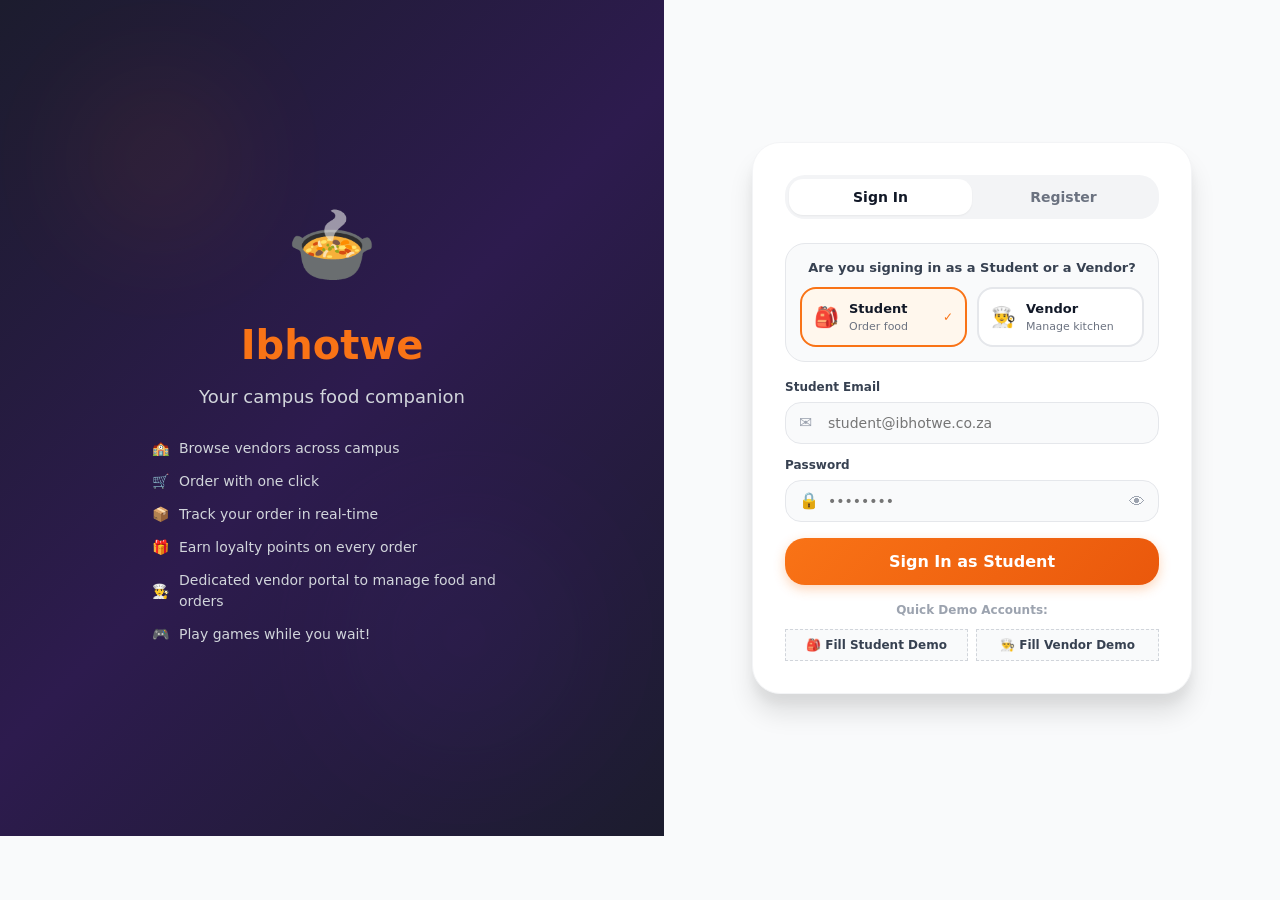
<file: Project/wsu-ibhotwe-food-ordering/frontend/login.html>
<!DOCTYPE html><html lang="en"><head><meta charset="UTF-8"><meta name="viewport" content="width=device-width,initial-scale=1.0"><title>Ibhotwe - Login</title><link rel="stylesheet" href="css/styles.css?v=20260913b"></head><body data-page="login">
<div id="login-page" class="page active"></div><script src="js/data.js?v=20260913b"></script><script src="js/state.js?v=20260913b"></script><script src="js/utils.js?v=20260913b"></script><script src="js/components.js?v=20260913b"></script><script src="js/nav.js?v=20260913b"></script><script src="js/pages/login.js?v=20260913b"></script><script src="js/app.js?v=20260913b"></script></body></html>
</file>
<file: Project/wsu-ibhotwe-food-ordering/frontend/css/styles.css>
/* ── RESET & BASE ── */
*,
*::before,
*::after {
  box-sizing: border-box;
  margin: 0;
  padding: 0
}

html {
  font-size: 16px;
  scroll-behavior: smooth
}

body {
  font-family: system-ui, -apple-system, BlinkMacSystemFont, 'Segoe UI', sans-serif;
  background: #f9fafb;
  color: #111827;
  line-height: 1.5;
  min-height: 100vh;
  display: flex;
  flex-direction: column;
}

img {
  max-width: 100%;
  display: block
}

button {
  cursor: pointer;
  border: none;
  background: none;
  font-family: inherit
}

input,
select,
textarea {
  font-family: inherit;
  border: none;
  outline: none
}

a {
  text-decoration: none;
  color: inherit
}

ul {
  list-style: none
}

/* ── CSS VARIABLES ── */
:root {
  --orange: #f97316;
  --orange-dark: #ea580c;
  --orange-light: #fff7ed;
  --orange-100: #ffedd5;
  --dark: #1c1c2e;
  --dark2: #2d1b4e;
  --white: #ffffff;
  --gray-50: #f9fafb;
  --gray-100: #f3f4f6;
  --gray-200: #e5e7eb;
  --gray-300: #d1d5db;
  --gray-400: #9ca3af;
  --gray-500: #6b7280;
  --gray-600: #4b5563;
  --gray-700: #374151;
  --gray-900: #111827;
  --green: #22c55e;
  --green-light: #f0fdf4;
  --green-dark: #16a34a;
  --red: #ef4444;
  --red-light: #fef2f2;
  --blue: #3b82f6;
  --blue-light: #eff6ff;
  --purple: #8b5cf6;
  --purple-light: #f5f3ff;
  --yellow: #f59e0b;
  --shadow-sm: 0 1px 2px rgba(0, 0, 0, .05);
  --shadow: 0 1px 3px rgba(0, 0, 0, .1), 0 1px 2px rgba(0, 0, 0, .06);
  --shadow-md: 0 4px 6px rgba(0, 0, 0, .07), 0 2px 4px rgba(0, 0, 0, .06);
  --shadow-lg: 0 10px 15px rgba(0, 0, 0, .1), 0 4px 6px rgba(0, 0, 0, .05);
  --shadow-xl: 0 20px 25px rgba(0, 0, 0, .1), 0 10px 10px rgba(0, 0, 0, .04);
  --radius-sm: 6px;
  --radius: 10px;
  --radius-lg: 16px;
  --radius-xl: 20px;
  --radius-2xl: 24px;
  --radius-3xl: 28px;
  --radius-full: 9999px;
}

/* ── LAYOUT ── */
.container {
  max-width: 1280px;
  margin: 0 auto;
  padding: 0 16px
}

@media(min-width:640px) {
  .container {
    padding: 0 24px
  }
}

@media(min-width:1024px) {
  .container {
    padding: 0 32px
  }
}

.page {
  display: none;
  min-height: calc(100vh - 64px)
}

.page.active {
  display: block;
  flex: 1;
}

.grid {
  display: grid
}

.flex {
  display: flex
}

.hidden {
  display: none !important
}

.sr-only {
  position: absolute;
  width: 1px;
  height: 1px;
  overflow: hidden;
  clip: rect(0, 0, 0, 0)
}

/* ── NAVBAR ── */
#navbar {
  position: sticky;
  top: 0;
  z-index: 100;
  background: #fff;
  border-bottom: 1px solid #fee2e2;
  box-shadow: var(--shadow)
}

.nav-inner {
  display: flex;
  align-items: center;
  justify-content: space-between;
  height: 64px
}

.nav-logo {
  display: flex;
  align-items: center;
  gap: 8px;
  text-decoration: none
}

.nav-logo-icon {
  width: 36px;
  height: 36px;
  border-radius: 12px;
  background: linear-gradient(135deg, var(--orange), var(--orange-dark));
  display: flex;
  align-items: center;
  justify-content: center;
  font-size: 18px;
  flex-shrink: 0
}

.nav-logo-text {
  font-size: 20px;
  font-weight: 900;
  color: var(--orange);
  line-height: 1
}

.nav-logo-sub {
  font-size: 11px;
  color: var(--gray-400);
  line-height: 1
}

.nav-links {
  display: none;
  align-items: center;
  gap: 4px
}

@media(min-width:768px) {
  .nav-links {
    display: flex
  }
}

.nav-link {
  display: flex;
  align-items: center;
  gap: 6px;
  padding: 8px 12px;
  border-radius: var(--radius);
  font-size: 14px;
  color: var(--gray-600);
  transition: all .15s;
  white-space: nowrap
}

.nav-link:hover {
  background: var(--gray-50);
  color: var(--gray-900)
}

.nav-link.active {
  background: var(--orange-light);
  color: var(--orange);
  font-weight: 600
}

.nav-right {
  display: flex;
  align-items: center;
  gap: 8px
}

.cart-btn {
  position: relative;
  padding: 8px;
  border-radius: 12px;
  transition: background .15s
}

.cart-btn:hover {
  background: var(--orange-light)
}

.cart-badge {
  position: absolute;
  top: -4px;
  right: -4px;
  width: 20px;
  height: 20px;
  border-radius: var(--radius-full);
  background: var(--orange);
  color: #fff;
  font-size: 11px;
  font-weight: 700;
  display: flex;
  align-items: center;
  justify-content: center
}

.profile-btn {
  width: 34px;
  height: 34px;
  border-radius: var(--radius-full);
  background: linear-gradient(135deg, var(--orange), var(--red));
  color: #fff;
  font-size: 14px;
  font-weight: 700;
  display: flex;
  align-items: center;
  justify-content: center;
  cursor: pointer
}

.dropdown {
  position: absolute;
  top: 52px;
  right: 0;
  width: 220px;
  background: #fff;
  border-radius: var(--radius-xl);
  box-shadow: var(--shadow-xl);
  border: 1px solid var(--gray-100);
  padding: 8px;
  z-index: 200
}

.dropdown-header {
  padding: 10px 12px;
  border-bottom: 1px solid var(--gray-100);
  margin-bottom: 4px
}

.dropdown-header .name {
  font-weight: 600;
  font-size: 14px;
  color: var(--gray-900)
}

.dropdown-header .email {
  font-size: 12px;
  color: var(--gray-400)
}

.dropdown-header .pts {
  font-size: 12px;
  color: var(--orange);
  font-weight: 600;
  margin-top: 2px
}

.dropdown-item {
  display: flex;
  align-items: center;
  gap: 10px;
  padding: 10px 12px;
  border-radius: var(--radius);
  font-size: 14px;
  color: var(--gray-700);
  cursor: pointer;
  transition: background .15s;
  width: 100%;
  text-align: left
}

.dropdown-item:hover {
  background: var(--gray-50)
}

.dropdown-item.danger {
  color: var(--red)
}

.dropdown-item.danger:hover {
  background: var(--red-light)
}

.profile-wrap {
  position: relative
}

.hamburger {
  display: flex;
  padding: 8px;
  border-radius: 12px;
  color: var(--gray-600)
}

@media(min-width:768px) {
  .hamburger {
    display: none
  }
}

.mobile-menu {
  display: none;
  flex-direction: column;
  gap: 4px;
  padding: 12px 16px;
  background: #fff;
  border-top: 1px solid var(--gray-100)
}

.mobile-menu.open {
  display: flex
}

.mobile-nav-link {
  display: flex;
  align-items: center;
  gap: 12px;
  padding: 12px;
  border-radius: 12px;
  font-size: 14px;
  color: var(--gray-600);
  cursor: pointer;
  transition: background .15s
}

.mobile-nav-link:hover,
.mobile-nav-link.active {
  background: var(--orange-light);
  color: var(--orange);
  font-weight: 600
}

/* ── BUTTONS ── */
.btn {
  display: inline-flex;
  align-items: center;
  justify-content: center;
  gap: 6px;
  padding: 10px 20px;
  border-radius: var(--radius-lg);
  font-size: 14px;
  font-weight: 600;
  cursor: pointer;
  transition: all .15s;
  white-space: nowrap;
  border: none
}

.btn:hover {
  opacity: .92;
  transform: translateY(-1px)
}

.btn:active {
  transform: translateY(0) scale(.98)
}

.btn-primary {
  background: var(--orange);
  color: #fff
}

.btn-primary-grad {
  background: linear-gradient(135deg, var(--orange), var(--orange-dark));
  color: #fff;
  box-shadow: 0 4px 12px rgba(249, 115, 22, .3)
}

.btn-secondary {
  background: var(--gray-100);
  color: var(--gray-700)
}

.btn-outline {
  background: #fff;
  color: var(--gray-700);
  border: 2px solid var(--gray-200)
}

.btn-outline:hover {
  border-color: var(--gray-300)
}

.btn-dark {
  background: linear-gradient(135deg, var(--dark), var(--dark2));
  color: #fff
}

.btn-green {
  background: var(--green);
  color: #fff
}

.btn-blue {
  background: var(--blue);
  color: #fff
}

.btn-red-outline {
  background: var(--red-light);
  color: var(--red)
}

.btn-sm {
  padding: 6px 14px;
  font-size: 13px;
  border-radius: 10px
}

.btn-lg {
  padding: 14px 28px;
  font-size: 16px;
  border-radius: var(--radius-xl)
}

.btn-full {
  width: 100%
}

/* ── CARDS ── */
.card {
  background: #fff;
  border-radius: var(--radius-xl);
  box-shadow: var(--shadow-sm);
  border: 1px solid var(--gray-100);
  overflow: hidden
}

.card:hover {
  box-shadow: var(--shadow-lg)
}

.food-card {
  background: #fff;
  border-radius: var(--radius-xl);
  box-shadow: var(--shadow-sm);
  border: 1px solid var(--gray-100);
  overflow: hidden;
  transition: all .25s;
  display: flex;
  flex-direction: column
}

.food-card:hover {
  box-shadow: var(--shadow-lg);
  transform: translateY(-2px)
}

.food-card-img {
  position: relative;
  overflow: hidden
}

.food-card-img img {
  width: 100%;
  height: 160px;
  object-fit: cover;
  transition: transform .4s
}

.food-card:hover .food-card-img img {
  transform: scale(1.06)
}

.food-card-badges {
  position: absolute;
  top: 8px;
  left: 8px;
  display: flex;
  flex-direction: column;
  gap: 4px
}

.badge {
  display: inline-flex;
  align-items: center;
  gap: 3px;
  padding: 3px 8px;
  border-radius: var(--radius-full);
  font-size: 11px;
  font-weight: 700;
  white-space: nowrap
}

.badge-orange {
  background: var(--orange);
  color: #fff
}

.badge-green {
  background: var(--green);
  color: #fff
}

.badge-yellow {
  background: var(--yellow);
  color: #fff
}

.badge-gray {
  background: var(--gray-100);
  color: var(--gray-600)
}

.badge-blue {
  background: var(--blue-light);
  color: var(--blue)
}

.badge-purple {
  background: var(--purple-light);
  color: var(--purple)
}

.food-card-add {
  position: absolute;
  bottom: 8px;
  right: 8px;
  width: 34px;
  height: 34px;
  border-radius: var(--radius-full);
  background: #fff;
  box-shadow: var(--shadow-md);
  display: flex;
  align-items: center;
  justify-content: center;
  color: var(--orange);
  opacity: 0;
  transition: all .2s;
  font-size: 18px;
  cursor: pointer
}

.food-card:hover .food-card-add {
  opacity: 1
}

.food-card-body {
  padding: 12px;
  flex: 1;
  display: flex;
  flex-direction: column;
  gap: 6px
}

.food-card-name {
  font-weight: 700;
  font-size: 14px;
  color: var(--gray-900);
  white-space: nowrap;
  overflow: hidden;
  text-overflow: ellipsis
}

.food-card-desc {
  font-size: 12px;
  color: var(--gray-500);
  display: -webkit-box;
  -webkit-line-clamp: 2;
  -webkit-box-orient: vertical;
  overflow: hidden;
  line-height: 1.5
}

.food-card-tags {
  display: flex;
  flex-wrap: wrap;
  gap: 4px
}

.tag {
  font-size: 10px;
  padding: 2px 7px;
  border-radius: var(--radius-full);
  background: var(--orange-light);
  color: var(--orange);
  font-weight: 600
}

.food-card-meta {
  display: flex;
  align-items: center;
  gap: 10px;
  font-size: 12px;
  color: var(--gray-400)
}

.food-card-meta span {
  display: flex;
  align-items: center;
  gap: 3px
}

.star-icon {
  color: var(--yellow);
  font-size: 11px
}

.food-card-footer {
  display: flex;
  align-items: center;
  justify-content: space-between;
  margin-top: auto
}

.price {
  font-weight: 800;
  font-size: 15px;
  color: var(--gray-900)
}

.price-old {
  font-size: 12px;
  color: var(--gray-400);
  text-decoration: line-through;
  margin-left: 4px
}

.add-btn {
  display: flex;
  align-items: center;
  gap: 4px;
  padding: 6px 12px;
  border-radius: 10px;
  background: var(--orange);
  color: #fff;
  font-size: 12px;
  font-weight: 600;
  cursor: pointer;
  transition: all .15s
}

.add-btn.in-cart {
  background: var(--orange-light);
  color: var(--orange)
}

.add-btn:hover {
  opacity: .9
}

/* ── INPUTS ── */
.input-wrap {
  position: relative
}

.input-wrap .icon {
  position: absolute;
  left: 14px;
  top: 50%;
  transform: translateY(-50%);
  color: var(--gray-400);
  font-size: 16px;
  pointer-events: none
}

.input {
  width: 100%;
  padding: 12px 16px;
  border-radius: var(--radius-lg);
  background: var(--gray-50);
  border: 1.5px solid var(--gray-200);
  font-size: 14px;
  color: var(--gray-900);
  transition: border-color .15s
}

.input:focus {
  border-color: var(--orange);
  background: #fff
}

.input.has-icon {
  padding-left: 42px
}

.input.has-icon-r {
  padding-right: 42px
}

.select {
  width: 100%;
  padding: 12px 16px;
  border-radius: var(--radius-lg);
  background: var(--gray-50);
  border: 1.5px solid var(--gray-200);
  font-size: 14px;
  color: var(--gray-900);
  appearance: none;
  cursor: pointer
}

.select:focus {
  border-color: var(--orange);
  background: #fff
}

.textarea {
  width: 100%;
  padding: 12px 16px;
  border-radius: var(--radius-lg);
  background: var(--gray-50);
  border: 1.5px solid var(--gray-200);
  font-size: 14px;
  color: var(--gray-900);
  resize: none;
  transition: border-color .15s
}

.textarea:focus {
  border-color: var(--orange);
  background: #fff
}

.label {
  font-size: 12px;
  font-weight: 600;
  color: var(--gray-700);
  display: block;
  margin-bottom: 6px
}

.form-group {
  display: flex;
  flex-direction: column;
  gap: 0
}

/* ── HERO ── */
.hero {
  background: linear-gradient(135deg, var(--dark) 0%, var(--dark2) 50%, var(--dark) 100%);
  padding: 64px 0;
  position: relative;
  overflow: hidden
}

.hero-blur1 {
  position: absolute;
  top: 40px;
  left: 40px;
  width: 160px;
  height: 160px;
  border-radius: 50%;
  background: #f97316;
  opacity: .08;
  filter: blur(60px);
  pointer-events: none
}

.hero-blur2 {
  position: absolute;
  bottom: 40px;
  right: 80px;
  width: 240px;
  height: 240px;
  border-radius: 50%;
  background: #f97316;
  opacity: .06;
  filter: blur(80px);
  pointer-events: none
}

.hero-grid {
  display: grid;
  gap: 40px;
  align-items: center
}

@media(min-width:768px) {
  .hero-grid {
    grid-template-columns: 1fr 1fr
  }
}

.hero-greeting {
  display: inline-flex;
  align-items: center;
  gap: 6px;
  padding: 6px 14px;
  border-radius: var(--radius-full);
  background: rgba(249, 115, 22, .15);
  color: #fdba74;
  font-size: 13px;
  font-weight: 600;
  margin-bottom: 16px
}

.hero h1 {
  font-size: clamp(28px, 5vw, 48px);
  font-weight: 900;
  color: #fff;
  line-height: 1.1;
  margin-bottom: 16px
}

.hero h1 span {
  color: var(--orange)
}

.hero p {
  color: #d1d5db;
  font-size: 16px;
  margin-bottom: 28px;
  line-height: 1.7
}

.hero-search {
  display: flex;
  gap: 8px;
  margin-bottom: 24px
}

.hero-search .input {
  background: #fff;
  border-color: transparent;
  flex: 1
}

.hero-stats {
  display: flex;
  gap: 28px
}

.hero-stat p:first-child {
  font-size: 26px;
  font-weight: 900;
  color: #fff
}

.hero-stat p:last-child {
  font-size: 12px;
  color: #9ca3af
}

.hero-imgs {
  display: none
}

@media(min-width:768px) {
  .hero-imgs {
    display: grid;
    grid-template-columns: 1fr 1fr;
    gap: 12px
  }
}

.hero-img-main {
  border-radius: var(--radius-xl);
  overflow: hidden;
  grid-row: span 2
}

.hero-img-main img {
  width: 100%;
  height: 100%;
  object-fit: cover;
  min-height: 280px
}

.hero-img-sm {
  border-radius: var(--radius-xl);
  overflow: hidden
}

.hero-img-sm img {
  width: 100%;
  height: 130px;
  object-fit: cover
}

/* ── SECTION ── */
.section {
  padding: 28px 0
}

.section-header {
  display: flex;
  align-items: center;
  justify-content: space-between;
  margin-bottom: 20px
}

.section-title {
  font-size: 18px;
  font-weight: 900;
  color: var(--gray-900)
}

.section-sub {
  font-size: 13px;
  color: var(--gray-500);
  margin-top: 2px
}

.section-link {
  font-size: 13px;
  color: var(--orange);
  display: flex;
  align-items: center;
  gap: 4px;
  transition: gap .15s
}

.section-link:hover {
  gap: 8px
}

/* ── CATEGORIES ── */
.cats-scroll {
  display: flex;
  gap: 12px;
  overflow-x: auto;
  padding-bottom: 8px;
  scrollbar-width: none
}

.cats-scroll::-webkit-scrollbar {
  display: none
}

.cat-btn {
  flex-shrink: 0;
  display: flex;
  flex-direction: column;
  align-items: center;
  gap: 6px;
  padding: 14px 18px;
  border-radius: var(--radius-xl);
  background: #fff;
  border: 1.5px solid var(--gray-200);
  cursor: pointer;
  transition: all .15s
}

.cat-btn:hover {
  border-color: var(--orange);
  background: var(--orange-light)
}

.cat-btn.active {
  border-color: var(--orange);
  background: var(--orange-light)
}

.cat-btn .emoji {
  font-size: 22px;
  transition: transform .15s
}

.cat-btn:hover .emoji,
.cat-btn.active .emoji {
  transform: scale(1.15)
}

.cat-btn span:last-child {
  font-size: 12px;
  font-weight: 600;
  color: var(--gray-600);
  white-space: nowrap
}

/* ── PROMO CARDS ── */
.promos-grid {
  display: grid;
  gap: 14px
}

@media(min-width:640px) {
  .promos-grid {
    grid-template-columns: repeat(3, 1fr)
  }
}

.promo-card {
  border-radius: var(--radius-xl);
  padding: 20px;
  color: #fff;
  cursor: pointer;
  transition: transform .2s;
  position: relative;
  overflow: hidden;
  background: linear-gradient(135deg, var(--orange), #dc2626)
}

.promo-card:hover {
  transform: scale(1.02)
}

.promo-icon {
  font-size: 30px;
  margin-bottom: 8px
}

.promo-title {
  font-weight: 800;
  font-size: 14px;
  margin-bottom: 4px
}

.promo-desc {
  font-size: 12px;
  opacity: .9;
  margin-bottom: 12px;
  line-height: 1.5
}

.promo-code {
  display: inline-flex;
  align-items: center;
  gap: 6px;
  background: rgba(255, 255, 255, .2);
  border-radius: 8px;
  padding: 4px 10px;
  font-size: 12px;
  font-weight: 700;
  font-family: monospace
}

.promo-bg-emoji {
  position: absolute;
  right: -10px;
  bottom: -10px;
  font-size: 60px;
  opacity: .1;
  pointer-events: none
}

/* ── VENDOR CARDS ── */
.vendors-grid {
  display: grid;
  gap: 14px
}

@media(min-width:640px) {
  .vendors-grid {
    grid-template-columns: repeat(2, 1fr)
  }
}

@media(min-width:1024px) {
  .vendors-grid {
    grid-template-columns: repeat(3, 1fr)
  }
}

.vendor-card {
  background: #fff;
  border-radius: var(--radius-xl);
  border: 1.5px solid var(--gray-100);
  overflow: hidden;
  cursor: pointer;
  transition: all .25s
}

.vendor-card:hover {
  box-shadow: var(--shadow-lg);
  transform: translateY(-2px)
}

.vendor-card.closed {
  opacity: .6
}

.vendor-img {
  position: relative;
  height: 160px;
  overflow: hidden
}

.vendor-img img {
  width: 100%;
  height: 100%;
  object-fit: cover;
  transition: transform .4s
}

.vendor-card:hover .vendor-img img {
  transform: scale(1.05)
}

.vendor-img-overlay {
  position: absolute;
  inset: 0;
  background: linear-gradient(to top, rgba(0, 0, 0, .6), transparent)
}

.vendor-img-bottom {
  position: absolute;
  bottom: 12px;
  left: 12px;
  right: 12px;
  display: flex;
  align-items: flex-end;
  justify-content: space-between
}

.vendor-name {
  font-weight: 800;
  color: #fff;
  font-size: 15px
}

.vendor-status {
  padding: 3px 10px;
  border-radius: var(--radius-full);
  font-size: 11px;
  font-weight: 700
}

.vendor-status.open {
  background: var(--green);
  color: #fff
}

.vendor-status.closed {
  background: var(--gray-500);
  color: #fff
}

.vendor-body {
  padding: 12px
}

.vendor-campus {
  display: flex;
  align-items: center;
  gap: 4px;
  font-size: 12px;
  color: var(--gray-500);
  margin-bottom: 8px
}

.vendor-meta {
  display: flex;
  align-items: center;
  justify-content: space-between;
  font-size: 12px;
  color: var(--gray-500)
}

.vendor-meta span {
  display: flex;
  align-items: center;
  gap: 3px
}

/* ── FOOD GRID ── */
.food-grid {
  display: grid;
  gap: 14px;
  grid-template-columns: repeat(2, 1fr)
}

@media(min-width:640px) {
  .food-grid {
    grid-template-columns: repeat(3, 1fr)
  }
}

@media(min-width:1024px) {
  .food-grid {
    grid-template-columns: repeat(4, 1fr)
  }
}

@media(min-width:1280px) {
  .food-grid {
    grid-template-columns: repeat(5, 1fr)
  }
}

.popular-grid {
  display: grid;
  gap: 14px;
  grid-template-columns: repeat(2, 1fr)
}

@media(min-width:640px) {
  .popular-grid {
    grid-template-columns: repeat(3, 1fr)
  }
}

@media(min-width:1024px) {
  .popular-grid {
    grid-template-columns: repeat(6, 1fr)
  }
}

/* ── FEATURES BANNER ── */
.features-grid {
  display: grid;
  gap: 14px
}

@media(min-width:640px) {
  .features-grid {
    grid-template-columns: repeat(3, 1fr)
  }
}

.feature-card {
  background: #fff;
  border-radius: var(--radius-xl);
  padding: 20px;
  display: flex;
  align-items: flex-start;
  gap: 14px;
  border: 1.5px solid var(--gray-100);
  box-shadow: var(--shadow-sm)
}

.feature-icon {
  width: 44px;
  height: 44px;
  border-radius: 12px;
  background: var(--gray-50);
  display: flex;
  align-items: center;
  justify-content: center;
  font-size: 22px;
  flex-shrink: 0
}

.feature-title {
  font-weight: 700;
  font-size: 15px;
  color: var(--gray-900);
  margin-bottom: 4px
}

.feature-desc {
  font-size: 13px;
  color: var(--gray-500);
  line-height: 1.5
}

/* ── GAME CTA ── */
.game-cta {
  border-radius: var(--radius-3xl);
  padding: 48px;
  text-align: center;
  background: linear-gradient(135deg, var(--dark), var(--dark2));
  position: relative;
  overflow: hidden
}

.game-cta-bg {
  position: absolute;
  inset: 0;
  font-size: 120px;
  font-weight: 900;
  color: #fff;
  opacity: .04;
  display: flex;
  align-items: center;
  justify-content: center;
  letter-spacing: 8px;
  pointer-events: none
}

.game-cta-icon {
  font-size: 48px;
  margin-bottom: 12px;
  position: relative
}

.game-cta h2 {
  font-size: 22px;
  font-weight: 900;
  color: #fff;
  margin-bottom: 8px;
  position: relative
}

.game-cta p {
  color: #9ca3af;
  margin-bottom: 20px;
  position: relative
}

/* ── BROWSE PAGE ── */
.browse-sticky {
  position: sticky;
  top: 64px;
  z-index: 50;
  background: #fff;
  border-bottom: 1px solid var(--gray-100);
  box-shadow: var(--shadow-sm);
  padding: 14px 0
}

.browse-search-row {
  display: flex;
  gap: 10px;
  margin-bottom: 14px
}

.browse-filters {
  background: var(--gray-50);
  border-radius: var(--radius-lg);
  padding: 14px;
  margin-bottom: 14px;
  border: 1.5px solid var(--gray-200);
  display: none
}

.browse-filters.open {
  display: grid;
  grid-template-columns: 1fr;
  gap: 14px
}

@media(min-width:640px) {
  .browse-filters.open {
    grid-template-columns: 1fr 1fr
  }
}

.cat-pills {
  display: flex;
  gap: 8px;
  overflow-x: auto;
  padding-bottom: 4px;
  scrollbar-width: none
}

.cat-pills::-webkit-scrollbar {
  display: none
}

.cat-pill {
  flex-shrink: 0;
  display: flex;
  align-items: center;
  gap: 6px;
  padding: 7px 14px;
  border-radius: var(--radius-full);
  background: var(--gray-100);
  color: var(--gray-600);
  font-size: 13px;
  font-weight: 600;
  cursor: pointer;
  border: none;
  transition: all .15s
}

.cat-pill:hover {
  background: var(--gray-200)
}

.cat-pill.active {
  background: var(--orange);
  color: #fff
}

.results-bar {
  display: flex;
  align-items: center;
  justify-content: space-between;
  margin-bottom: 20px;
  padding-top: 12px
}

.results-count {
  font-size: 14px;
  color: var(--gray-500)
}

.results-count strong {
  color: var(--gray-900);
  font-weight: 700
}

.results-count em {
  color: var(--orange);
  font-style: normal
}

.clear-btn {
  font-size: 13px;
  color: var(--orange);
  background: none;
  border: none;
  cursor: pointer;
  display: flex;
  align-items: center;
  gap: 4px
}

.no-results {
  text-align: center;
  padding: 80px 0
}

.no-results .icon {
  font-size: 64px;
  margin-bottom: 16px
}

.no-results h3 {
  font-size: 18px;
  font-weight: 700;
  color: var(--gray-700);
  margin-bottom: 8px
}

.no-results p {
  font-size: 14px;
  color: var(--gray-400)
}

.rating-btns {
  display: flex;
  gap: 6px;
  flex-wrap: wrap
}

.rating-btn {
  display: flex;
  align-items: center;
  gap: 4px;
  padding: 6px 12px;
  border-radius: var(--radius-lg);
  font-size: 12px;
  border: 1.5px solid var(--gray-200);
  cursor: pointer;
  background: #fff;
  transition: all .15s;
  color: var(--gray-600)
}

.rating-btn:hover {
  border-color: var(--orange)
}

.rating-btn.active {
  border-color: var(--orange);
  background: var(--orange-light);
  color: var(--orange)
}

.food-vendor-label {
  font-size: 11px;
  color: var(--gray-400);
  margin-top: 4px;
  padding: 0 4px
}

/* ── CART PAGE ── */
.cart-layout {
  display: grid;
  gap: 24px;
  padding: 28px 0
}

@media(min-width:1024px) {
  .cart-layout {
    grid-template-columns: 1fr 380px
  }
}

.cart-header {
  display: flex;
  align-items: center;
  gap: 14px;
  margin-bottom: 28px
}

.back-btn {
  padding: 8px;
  border-radius: 12px;
  background: #fff;
  border: 1.5px solid var(--gray-200);
  box-shadow: var(--shadow-sm);
  color: var(--gray-600);
  cursor: pointer;
  font-size: 18px;
  transition: background .15s
}

.back-btn:hover {
  background: var(--gray-50)
}

.cart-item {
  background: #fff;
  border-radius: var(--radius-xl);
  padding: 16px;
  display: flex;
  gap: 14px;
  border: 1.5px solid var(--gray-100);
  box-shadow: var(--shadow-sm);
  margin-bottom: 12px
}

.cart-item-img {
  width: 80px;
  height: 80px;
  border-radius: 12px;
  overflow: hidden;
  flex-shrink: 0
}

.cart-item-img img {
  width: 100%;
  height: 100%;
  object-fit: cover
}

.cart-item-body {
  flex: 1;
  min-width: 0
}

.cart-item-top {
  display: flex;
  justify-content: space-between;
  gap: 8px;
  margin-bottom: 4px
}

.cart-item-name {
  font-weight: 700;
  font-size: 14px;
  color: var(--gray-900);
  white-space: nowrap;
  overflow: hidden;
  text-overflow: ellipsis
}

.cart-item-del {
  color: var(--gray-300);
  cursor: pointer;
  font-size: 16px;
  flex-shrink: 0;
  transition: color .15s
}

.cart-item-del:hover {
  color: var(--red)
}

.cart-item-discount {
  font-size: 12px;
  color: var(--green-dark);
  font-weight: 600
}

.cart-item-bottom {
  display: flex;
  align-items: center;
  justify-content: space-between;
  margin-top: 10px
}

.qty-ctrl {
  display: flex;
  align-items: center;
  gap: 6px;
  background: var(--gray-50);
  border-radius: 12px;
  padding: 4px
}

.qty-btn {
  width: 28px;
  height: 28px;
  border-radius: 8px;
  display: flex;
  align-items: center;
  justify-content: center;
  cursor: pointer;
  font-size: 16px;
  line-height: 1;
  transition: all .15s
}

.qty-btn.minus {
  background: #fff;
  box-shadow: var(--shadow-sm);
  color: var(--gray-600)
}

.qty-btn.plus {
  background: var(--orange);
  color: #fff
}

.qty-btn:hover {
  opacity: .85
}

.qty-val {
  width: 24px;
  text-align: center;
  font-weight: 700;
  font-size: 14px
}

.cart-item-price {
  text-align: right
}

.cart-item-price .total {
  font-weight: 800;
  font-size: 15px;
  color: var(--gray-900)
}

.cart-item-price .each {
  font-size: 11px;
  color: var(--gray-400)
}

.summary-card {
  background: #fff;
  border-radius: var(--radius-xl);
  padding: 18px;
  border: 1.5px solid var(--gray-100);
  box-shadow: var(--shadow-sm);
  margin-bottom: 14px
}

.summary-card h3 {
  font-weight: 700;
  font-size: 15px;
  color: var(--gray-900);
  margin-bottom: 14px;
  display: flex;
  align-items: center;
  gap: 6px
}

.promo-success {
  display: flex;
  align-items: center;
  justify-content: space-between;
  background: var(--green-light);
  border-radius: 12px;
  padding: 10px 14px;
  border: 1.5px solid #bbf7d0
}

.promo-success-info .code {
  font-weight: 700;
  font-size: 13px;
  color: var(--green-dark)
}

.promo-success-info .msg {
  font-size: 12px;
  color: var(--green-dark)
}

.promo-row {
  display: flex;
  gap: 8px
}

.promo-hint {
  font-size: 11px;
  color: var(--gray-400);
  margin-top: 6px
}

.promo-error {
  font-size: 12px;
  color: var(--red);
  margin-top: 6px
}

.summary-line {
  display: flex;
  justify-content: space-between;
  font-size: 14px;
  color: var(--gray-600);
  margin-bottom: 8px
}

.summary-line.green span:last-child {
  color: var(--green-dark);
  font-weight: 600
}

.summary-total {
  display: flex;
  justify-content: space-between;
  font-weight: 900;
  font-size: 16px;
  color: var(--gray-900);
  padding-top: 10px;
  margin-top: 4px;
  border-top: 1.5px solid var(--gray-100)
}

.summary-total span:last-child {
  color: var(--orange)
}

.summary-divider {
  border: none;
  border-top: 1.5px solid var(--gray-100);
  margin: 8px 0
}

.pay-option {
  width: 100%;
  display: flex;
  align-items: center;
  gap: 12px;
  padding: 12px;
  border-radius: 12px;
  border: 2px solid var(--gray-100);
  cursor: pointer;
  transition: all .15s;
  margin-bottom: 8px;
  background: #fff;
  text-align: left
}

.pay-option:hover {
  border-color: var(--gray-200)
}

.pay-option.selected {
  border-color: var(--orange);
  background: var(--orange-light)
}

.pay-icon {
  padding: 6px;
  border-radius: 8px;
  font-size: 18px
}

.pay-label {
  font-size: 14px;
  font-weight: 600;
  color: var(--gray-700)
}

.pay-sub {
  font-size: 12px;
  color: var(--gray-400)
}

.pay-radio {
  width: 16px;
  height: 16px;
  border-radius: 50%;
  border: 2px solid var(--gray-300);
  margin-left: auto;
  position: relative;
  flex-shrink: 0
}

.pay-radio.checked {
  border-color: var(--orange)
}

.pay-radio.checked::after {
  content: '';
  position: absolute;
  width: 8px;
  height: 8px;
  border-radius: 50%;
  background: var(--orange);
  top: 50%;
  left: 50%;
  transform: translate(-50%, -50%)
}

.empty-cart {
  text-align: center;
  padding: 80px 20px
}

.empty-cart .icon {
  font-size: 80px;
  margin-bottom: 20px
}

.empty-cart h2 {
  font-size: 22px;
  font-weight: 900;
  color: var(--gray-900);
  margin-bottom: 8px
}

.empty-cart p {
  color: var(--gray-500);
  margin-bottom: 28px
}

/* Order success */
.order-success {
  display: flex;
  align-items: center;
  justify-content: center;
  min-height: calc(100vh - 64px);
  padding: 20px
}

.order-success-card {
  background: #fff;
  border-radius: var(--radius-3xl);
  padding: 44px;
  max-width: 440px;
  width: 100%;
  text-align: center;
  box-shadow: var(--shadow-xl)
}

.success-icon {
  width: 80px;
  height: 80px;
  border-radius: 50%;
  background: var(--orange);
  color: #fff;
  display: flex;
  align-items: center;
  justify-content: center;
  font-size: 36px;
  margin: 0 auto 20px
}

.success-card h2 {
  font-size: 24px;
  font-weight: 900;
  color: var(--gray-900);
  margin-bottom: 8px
}

.success-card p {
  color: var(--gray-500);
  margin-bottom: 6px
}

.success-id {
  color: var(--orange);
  font-weight: 700
}

.success-btns {
  display: flex;
  flex-direction: column;
  gap: 10px;
  margin-top: 28px
}

/* ── ORDERS PAGE ── */
.orders-wrap {
  max-width: 680px;
  margin: 0 auto;
  padding: 28px 0
}

.orders-header {
  margin-bottom: 24px
}

.orders-header h1 {
  font-size: 22px;
  font-weight: 900;
  color: var(--gray-900)
}

.orders-header p {
  font-size: 14px;
  color: var(--gray-500);
  margin-top: 2px
}

.game-banner {
  display: flex;
  align-items: center;
  gap: 16px;
  background: linear-gradient(135deg, #7c3aed, #4f46e5);
  border-radius: var(--radius-xl);
  padding: 16px;
  color: #fff;
  margin-bottom: 20px;
  cursor: pointer;
  text-decoration: none;
  transition: opacity .15s
}

.game-banner:hover {
  opacity: .95
}

.game-banner-icon {
  width: 48px;
  height: 48px;
  border-radius: 12px;
  background: rgba(255, 255, 255, .2);
  display: flex;
  align-items: center;
  justify-content: center;
  font-size: 24px;
  flex-shrink: 0
}

.game-banner h3 {
  font-weight: 700;
  font-size: 15px;
  margin-bottom: 2px
}

.game-banner p {
  font-size: 13px;
  opacity: .8
}

.game-banner-arr {
  margin-left: auto;
  font-size: 20px
}

.order-tabs {
  display: flex;
  gap: 8px;
  margin-bottom: 20px
}

.order-tab {
  padding: 8px 16px;
  border-radius: 12px;
  font-size: 13px;
  font-weight: 600;
  cursor: pointer;
  border: 1.5px solid var(--gray-200);
  background: #fff;
  color: var(--gray-600);
  transition: all .15s
}

.order-tab:hover {
  background: var(--gray-50)
}

.order-tab.active {
  background: var(--orange);
  color: #fff;
  border-color: var(--orange)
}

.order-card {
  background: #fff;
  border-radius: var(--radius-xl);
  border: 1.5px solid var(--gray-100);
  box-shadow: var(--shadow-sm);
  margin-bottom: 14px;
  overflow: hidden
}

.order-card-header {
  padding: 14px 16px;
  border-bottom: 1px solid var(--gray-50)
}

.order-card-header-top {
  display: flex;
  align-items: flex-start;
  justify-content: space-between;
  gap: 8px;
  margin-bottom: 6px
}

.order-id {
  font-weight: 900;
  font-size: 14px;
  color: var(--gray-900)
}

.order-meta {
  font-size: 12px;
  color: var(--gray-400);
  margin-top: 2px
}

.order-total {
  font-weight: 900;
  font-size: 15px;
  color: var(--gray-900);
  text-align: right
}

.order-payment {
  font-size: 12px;
  color: var(--gray-400);
  text-align: right
}

.order-progress {
  display: flex;
  align-items: center;
  margin-top: 14px
}

.progress-step {
  display: flex;
  flex-direction: column;
  align-items: center;
  gap: 4px;
  position: relative
}

.progress-dot {
  width: 32px;
  height: 32px;
  border-radius: 50%;
  display: flex;
  align-items: center;
  justify-content: center;
  font-size: 14px;
  z-index: 1;
  position: relative;
  transition: all .2s
}

.progress-dot.done {
  background: var(--orange);
  color: #fff
}

.progress-dot.active-dot {
  background: var(--orange);
  color: #fff;
  box-shadow: 0 0 0 4px rgba(249, 115, 22, .15)
}

.progress-dot.pending-dot {
  background: var(--gray-100);
  color: var(--gray-400)
}

.progress-label {
  font-size: 10px;
  font-weight: 600;
  color: var(--gray-400);
  white-space: nowrap;
  display: none
}

@media(min-width:480px) {
  .progress-label {
    display: block
  }
}

.progress-label.done-label {
  color: var(--orange)
}

.progress-line {
  flex: 1;
  height: 2px;
  background: var(--gray-200);
  margin: 0 2px;
  margin-bottom: 14px;
  transition: background .2s
}

.progress-line.done-line {
  background: var(--orange)
}

.order-card-body {
  padding: 14px 16px
}

.order-items-row {
  display: flex;
  justify-content: space-between;
  align-items: center;
  margin-bottom: 8px
}

.order-items-list {
  display: flex;
  flex-wrap: wrap;
  gap: 6px
}

.order-item-chip {
  background: var(--gray-50);
  border-radius: 8px;
  padding: 4px 10px;
  font-size: 12px;
  color: var(--gray-600)
}

.order-est {
  display: flex;
  align-items: center;
  gap: 4px;
  font-size: 13px;
  color: var(--orange)
}

.order-details-toggle {
  font-size: 12px;
  color: var(--orange);
  cursor: pointer;
  margin-top: 10px;
  display: inline-block;
  font-weight: 600
}

.order-details-body {
  margin-top: 12px;
  padding-top: 12px;
  border-top: 1.5px solid var(--gray-100)
}

.order-detail-line {
  display: flex;
  justify-content: space-between;
  font-size: 13px;
  color: var(--gray-600);
  margin-bottom: 6px
}

.order-detail-total {
  display: flex;
  justify-content: space-between;
  font-weight: 800;
  font-size: 14px;
  color: var(--gray-900);
  padding-top: 8px;
  margin-top: 4px;
  border-top: 1px solid var(--gray-100)
}

.order-detail-total span:last-child {
  color: var(--orange)
}

.rate-prompt {
  background: var(--orange-light);
  border-radius: 12px;
  padding: 12px;
  display: flex;
  align-items: center;
  justify-content: space-between;
  margin-top: 10px
}

.rate-prompt-text p:first-child {
  font-size: 12px;
  font-weight: 700;
  color: #c2410c
}

.rate-prompt-text p:last-child {
  font-size: 11px;
  color: #ea580c
}

.stars {
  display: flex;
  gap: 2px
}

.star {
  font-size: 18px;
  cursor: pointer;
  color: var(--gray-300);
  transition: color .1s
}

.star.lit {
  color: var(--yellow)
}

.loyalty-banner {
  background: linear-gradient(135deg, var(--orange), var(--red));
  border-radius: var(--radius-xl);
  padding: 20px;
  display: flex;
  align-items: center;
  justify-content: space-between;
  margin-top: 24px
}

.loyalty-pts {
  font-size: 28px;
  font-weight: 900;
  color: #fff
}

.loyalty-label {
  font-size: 14px;
  color: rgba(255, 255, 255, .9)
}

.loyalty-hint {
  font-size: 12px;
  color: rgba(255, 255, 255, .7);
  margin-top: 2px
}

.loyalty-bg {
  font-size: 64px;
  opacity: .15;
  pointer-events: none
}

.empty-orders {
  text-align: center;
  padding: 60px 20px
}

/* ── VENDOR DASHBOARD ── */
.vendor-header-card {
  background: #fff;
  border-radius: var(--radius-xl);
  border: 1.5px solid var(--gray-100);
  overflow: hidden;
  margin-bottom: 20px
}

.vendor-header-img {
  position: relative;
  height: 140px;
  overflow: hidden
}

.vendor-header-img img {
  width: 100%;
  height: 100%;
  object-fit: cover
}

.vendor-header-overlay {
  position: absolute;
  inset: 0;
  background: linear-gradient(to top, rgba(0, 0, 0, .7), transparent)
}

.vendor-header-bottom {
  position: absolute;
  bottom: 0;
  left: 0;
  right: 0;
  padding: 14px 16px;
  display: flex;
  align-items: flex-end;
  justify-content: space-between
}

.vendor-dash-name {
  font-weight: 900;
  color: #fff;
  font-size: 18px
}

.vendor-dash-campus {
  font-size: 13px;
  color: #d1d5db
}

.toggle-btn {
  display: flex;
  align-items: center;
  gap: 6px;
  padding: 8px 16px;
  border-radius: 12px;
  font-size: 13px;
  font-weight: 700;
  cursor: pointer;
  border: none;
  transition: all .15s
}

.toggle-btn.open {
  background: var(--green);
  color: #fff
}

.toggle-btn.closed {
  background: var(--gray-500);
  color: #fff
}

.vendor-header-meta {
  padding: 12px 16px;
  display: flex;
  align-items: center;
  gap: 16px;
  font-size: 13px;
  color: var(--gray-500)
}

.vendor-dash-tabs {
  display: flex;
  gap: 8px;
  margin-bottom: 20px;
  flex-wrap: wrap
}

.vendor-tab {
  display: flex;
  align-items: center;
  gap: 6px;
  padding: 10px 16px;
  border-radius: 12px;
  font-size: 14px;
  font-weight: 600;
  cursor: pointer;
  border: 1.5px solid var(--gray-200);
  background: #fff;
  color: var(--gray-600);
  transition: all .15s
}

.vendor-tab:hover {
  background: var(--gray-50)
}

.vendor-tab.active {
  background: var(--orange);
  color: #fff;
  border-color: var(--orange)
}

.notif-dot {
  width: 20px;
  height: 20px;
  border-radius: 50%;
  background: var(--red);
  color: #fff;
  font-size: 11px;
  font-weight: 700;
  display: flex;
  align-items: center;
  justify-content: center
}

.stats-grid {
  display: grid;
  gap: 14px;
  grid-template-columns: repeat(2, 1fr);
  margin-bottom: 20px
}

@media(min-width:1024px) {
  .stats-grid {
    grid-template-columns: repeat(4, 1fr)
  }
}

.stat-card {
  background: #fff;
  border-radius: var(--radius-xl);
  padding: 18px;
  border: 1.5px solid var(--gray-100);
  box-shadow: var(--shadow-sm)
}

.stat-icon {
  width: 40px;
  height: 40px;
  border-radius: 12px;
  display: flex;
  align-items: center;
  justify-content: center;
  font-size: 20px;
  margin-bottom: 10px
}

.stat-val {
  font-size: 24px;
  font-weight: 900;
  color: var(--gray-900)
}

.stat-label {
  font-size: 13px;
  color: var(--gray-500);
  margin-top: 2px
}

.popular-list {
  background: #fff;
  border-radius: var(--radius-xl);
  padding: 18px;
  border: 1.5px solid var(--gray-100)
}

.popular-item {
  display: flex;
  align-items: center;
  gap: 12px;
  padding: 8px 0;
  border-bottom: 1px solid var(--gray-50)
}

.popular-item:last-child {
  border-bottom: none
}

.popular-rank {
  width: 24px;
  text-align: center;
  font-weight: 900;
  font-size: 13px;
  color: var(--gray-400)
}

.popular-img {
  width: 40px;
  height: 40px;
  border-radius: 10px;
  overflow: hidden;
  flex-shrink: 0
}

.popular-img img {
  width: 100%;
  height: 100%;
  object-fit: cover
}

.popular-info {
  flex: 1;
  min-width: 0
}

.popular-name {
  font-weight: 600;
  font-size: 13px;
  color: var(--gray-900);
  white-space: nowrap;
  overflow: hidden;
  text-overflow: ellipsis
}

.popular-orders {
  font-size: 12px;
  color: var(--gray-400)
}

.popular-right {
  text-align: right
}

.popular-price {
  font-weight: 700;
  font-size: 13px;
  color: var(--gray-900)
}

.popular-rating {
  font-size: 11px;
  color: var(--gray-500);
  display: flex;
  align-items: center;
  gap: 2px;
  justify-content: flex-end
}

.menu-header {
  display: flex;
  justify-content: space-between;
  align-items: center;
  margin-bottom: 14px
}

.menu-count {
  font-weight: 700;
  font-size: 15px;
  color: var(--gray-900)
}

.menu-item {
  background: #fff;
  border-radius: var(--radius-xl);
  padding: 14px;
  display: flex;
  align-items: center;
  gap: 12px;
  border: 1.5px solid var(--gray-100);
  box-shadow: var(--shadow-sm);
  margin-bottom: 10px
}

.menu-item-img {
  width: 64px;
  height: 64px;
  border-radius: 12px;
  overflow: hidden;
  flex-shrink: 0
}

.menu-item-img img {
  width: 100%;
  height: 100%;
  object-fit: cover
}

.menu-item-body {
  flex: 1;
  min-width: 0
}

.menu-item-name-row {
  display: flex;
  align-items: center;
  gap: 6px;
  margin-bottom: 2px
}

.menu-item-name {
  font-weight: 700;
  font-size: 14px;
  color: var(--gray-900);
  white-space: nowrap;
  overflow: hidden;
  text-overflow: ellipsis
}

.menu-item-desc {
  font-size: 12px;
  color: var(--gray-400);
  white-space: nowrap;
  overflow: hidden;
  text-overflow: ellipsis;
  margin-bottom: 4px
}

.menu-item-meta {
  display: flex;
  gap: 10px;
  font-size: 12px;
  color: var(--gray-500);
  align-items: center
}

.menu-item-actions {
  display: flex;
  gap: 6px;
  flex-shrink: 0
}

.icon-btn {
  padding: 8px;
  border-radius: 10px;
  cursor: pointer;
  font-size: 15px;
  transition: background .15s;
  border: none
}

.icon-btn.edit {
  background: var(--blue-light);
  color: var(--blue)
}

.icon-btn.edit:hover {
  background: #dbeafe
}

.icon-btn.del {
  background: var(--red-light);
  color: var(--red)
}

.icon-btn.del:hover {
  background: #fee2e2
}

/* Add item modal */
.modal-overlay {
  position: fixed;
  inset: 0;
  background: rgba(0, 0, 0, .5);
  display: flex;
  align-items: center;
  justify-content: center;
  z-index: 500;
  padding: 16px;
  opacity: 0;
  pointer-events: none;
  transition: opacity .2s
}

.modal-overlay.open {
  opacity: 1;
  pointer-events: all
}

.modal {
  background: #fff;
  border-radius: var(--radius-3xl);
  padding: 24px;
  width: 100%;
  max-width: 440px;
  box-shadow: var(--shadow-xl);
  transform: translateY(20px) scale(.97);
  transition: transform .2s
}

.modal-overlay.open .modal {
  transform: translateY(0) scale(1)
}

.modal h3 {
  font-size: 18px;
  font-weight: 900;
  color: var(--gray-900);
  margin-bottom: 20px
}

.modal-grid {
  display: grid;
  grid-template-columns: 1fr 1fr;
  gap: 14px
}

.modal-footer {
  display: flex;
  gap: 10px;
  margin-top: 20px
}

.order-mgmt-item {
  background: #fff;
  border-radius: var(--radius-xl);
  padding: 14px;
  border: 1.5px solid var(--gray-100);
  box-shadow: var(--shadow-sm);
  margin-bottom: 10px
}

.order-mgmt-header {
  display: flex;
  align-items: center;
  justify-content: space-between;
  margin-bottom: 10px
}

.order-mgmt-chips {
  display: flex;
  flex-wrap: wrap;
  gap: 6px;
  margin-bottom: 12px
}

.order-mgmt-actions {
  display: flex;
  gap: 8px
}

/* ── LOGIN PAGE ── */
.login-outer {
  display: flex;
  min-height: 100vh
}

.login-panel {
  display: none;
  flex: 1;
  align-items: center;
  justify-content: center;
  padding: 48px;
  background: linear-gradient(135deg, var(--dark) 0%, var(--dark2) 50%, var(--dark) 100%);
  position: relative;
  overflow: hidden
}

@media(min-width:1024px) {
  .login-panel {
    display: flex
  }
}

.login-panel-blur1 {
  position: absolute;
  top: 80px;
  left: 80px;
  width: 160px;
  height: 160px;
  border-radius: 50%;
  background: var(--orange);
  opacity: .08;
  filter: blur(60px);
  pointer-events: none
}

.login-panel-blur2 {
  position: absolute;
  bottom: 80px;
  right: 80px;
  width: 240px;
  height: 240px;
  border-radius: 50%;
  background: #7c3aed;
  opacity: .08;
  filter: blur(80px);
  pointer-events: none
}

.login-panel-content {
  position: relative;
  text-align: center;
  max-width: 360px
}

.login-panel-logo {
  font-size: 72px;
  margin-bottom: 16px
}

.login-panel-brand {
  font-size: 40px;
  font-weight: 900;
  color: var(--orange);
  margin-bottom: 8px
}

.login-panel-sub {
  font-size: 18px;
  color: #d1d5db;
  margin-bottom: 28px
}

.login-panel-features {
  list-style: none;
  text-align: left;
  display: flex;
  flex-direction: column;
  gap: 12px
}

.login-panel-feature {
  display: flex;
  align-items: center;
  gap: 10px;
  color: #d1d5db;
  font-size: 14px
}

.login-right {
  flex: 1;
  display: flex;
  align-items: center;
  justify-content: center;
  padding: 24px
}

.login-card {
  width: 100%;
  max-width: 440px;
  background: #fff;
  border-radius: var(--radius-3xl);
  padding: 32px;
  box-shadow: var(--shadow-xl);
  border: 1.5px solid var(--gray-100)
}

.login-logo-mobile {
  text-align: center;
  margin-bottom: 28px
}

.login-logo-mobile .icon {
  font-size: 48px;
  margin-bottom: 4px
}

.login-logo-mobile .brand {
  font-size: 24px;
  font-weight: 900;
  color: var(--orange)
}

@media(min-width:1024px) {
  .login-logo-mobile {
    display: none
  }
}

.auth-tabs {
  display: flex;
  background: var(--gray-100);
  border-radius: var(--radius-xl);
  padding: 4px;
  margin-bottom: 24px
}

.auth-tab {
  flex: 1;
  padding: 10px;
  border-radius: 14px;
  font-size: 14px;
  font-weight: 600;
  cursor: pointer;
  transition: all .15s;
  color: var(--gray-500);
  text-align: center;
  border: none;
  background: none
}

.auth-tab.active {
  background: #fff;
  color: var(--gray-900);
  box-shadow: var(--shadow-sm)
}

.auth-error {
  background: var(--red-light);
  border: 1.5px solid #fecaca;
  color: var(--red);
  font-size: 13px;
  border-radius: 12px;
  padding: 12px 14px;
  margin-bottom: 16px;
  display: flex;
  align-items: center;
  gap: 6px
}

.field-icon-r {
  position: absolute;
  right: 14px;
  top: 50%;
  transform: translateY(-50%);
  color: var(--gray-400);
  cursor: pointer;
  font-size: 16px;
  border: none;
  background: none
}

.forgot-link {
  text-align: right;
  margin-top: -4px;
  margin-bottom: 12px
}

.forgot-link a {
  font-size: 12px;
  color: var(--orange)
}

.auth-agree {
  font-size: 12px;
  color: var(--gray-400);
  line-height: 1.5;
  margin-bottom: 12px
}

.demo-hint {
  font-size: 12px;
  text-align: center;
  color: var(--gray-400);
  margin-top: 10px
}

.form-row {
  display: grid;
  grid-template-columns: 1fr 1fr;
  gap: 12px
}

/* ── GAME PAGE ── */
.game-outer {
  max-width: 680px;
  margin: 0 auto;
  padding: 28px 16px
}

.game-header {
  text-align: center;
  margin-bottom: 28px
}

.game-waiting-badge {
  display: inline-flex;
  align-items: center;
  gap: 6px;
  padding: 6px 14px;
  border-radius: var(--radius-full);
  background: var(--purple-light);
  color: var(--purple);
  font-size: 13px;
  font-weight: 700;
  margin-bottom: 12px
}

.game-header h1 {
  font-size: 32px;
  font-weight: 900;
  color: var(--gray-900);
  margin-bottom: 6px
}

.game-header p {
  color: var(--gray-500);
  font-size: 14px
}

.game-settings {
  background: #fff;
  border-radius: var(--radius-xl);
  padding: 18px;
  border: 1.5px solid var(--gray-100);
  margin-bottom: 16px
}

.game-settings-grid {
  display: grid;
  gap: 14px
}

@media(min-width:640px) {
  .game-settings-grid {
    grid-template-columns: 1fr 1fr
  }
}

.game-setting-label {
  font-size: 11px;
  font-weight: 700;
  color: var(--gray-500);
  text-transform: uppercase;
  letter-spacing: .06em;
  margin-bottom: 8px
}

.toggle-group {
  display: flex;
  border-radius: 12px;
  overflow: hidden;
  border: 1.5px solid var(--gray-200)
}

.toggle-opt {
  flex: 1;
  padding: 10px;
  font-size: 13px;
  font-weight: 700;
  cursor: pointer;
  transition: all .15s;
  text-align: center;
  border: none;
  background: #fff;
  color: var(--gray-600)
}

.toggle-opt:hover {
  background: var(--gray-50)
}

.toggle-opt.active {
  background: var(--orange);
  color: #fff
}

.toggle-opt.easy.active {
  background: var(--green)
}

.toggle-opt.medium.active {
  background: var(--yellow)
}

.toggle-opt.hard.active {
  background: var(--red)
}

.scoreboard {
  display: grid;
  grid-template-columns: 1fr 1fr 1fr;
  gap: 12px;
  margin-bottom: 16px
}

.score-card {
  background: #fff;
  border-radius: var(--radius-xl);
  padding: 14px;
  text-align: center;
  border: 2px solid var(--gray-100);
  transition: all .2s
}

.score-card.turn {
  border-color: var(--orange-100);
  box-shadow: var(--shadow-md)
}

.score-emoji {
  font-size: 26px;
  margin-bottom: 4px
}

.score-val {
  font-size: 26px;
  font-weight: 900
}

.score-val.x {
  color: var(--orange)
}

.score-val.o {
  color: var(--purple)
}

.score-val.d {
  color: var(--gray-500)
}

.score-name {
  font-size: 12px;
  color: var(--gray-500);
  font-weight: 600
}

.game-status {
  text-align: center;
  height: 36px;
  display: flex;
  align-items: center;
  justify-content: center;
  gap: 8px;
  margin-bottom: 14px;
  font-size: 15px
}

.game-status .player-x {
  color: var(--orange);
  font-weight: 800
}

.game-status .player-o {
  color: var(--purple);
  font-weight: 800
}

.thinking {
  display: flex;
  align-items: center;
  gap: 8px;
  color: var(--gray-500);
  font-size: 14px
}

.thinking-dots {
  display: flex;
  gap: 3px
}

.thinking-dot {
  width: 6px;
  height: 6px;
  border-radius: 50%;
  background: var(--gray-400);
  animation: think .8s infinite
}

.thinking-dot:nth-child(2) {
  animation-delay: .15s
}

.thinking-dot:nth-child(3) {
  animation-delay: .3s
}

@keyframes think {

  0%,
  60%,
  100% {
    transform: translateY(0)
  }

  30% {
    transform: translateY(-4px)
  }
}

.board-wrap {
  background: #fff;
  border-radius: var(--radius-3xl);
  padding: 16px;
  border: 1.5px solid var(--gray-100);
  margin-bottom: 16px
}

.board {
  display: grid;
  grid-template-columns: repeat(3, 1fr);
  gap: 8px;
  max-width: 360px;
  margin: 0 auto
}

.cell {
  aspect-ratio: 1;
  border-radius: var(--radius-xl);
  display: flex;
  align-items: center;
  justify-content: center;
  font-size: 48px;
  font-weight: 900;
  cursor: pointer;
  transition: all .15s;
  border: 2px solid var(--gray-100);
  background: #fff;
  line-height: 1;
  min-height: 90px
}

.cell:hover:not(.filled):not(.game-over) {
  background: var(--gray-50);
  border-color: var(--gray-200)
}

.cell.filled {
  cursor: default
}

.cell.x-cell {
  color: var(--orange)
}

.cell.o-cell {
  color: var(--purple)
}

.cell.win-x {
  background: #fef3c7;
  border-color: var(--yellow)
}

.cell.win-o {
  background: var(--purple-light);
  border-color: var(--purple)
}

.cell.game-over {
  cursor: default
}

.cell-x {
  display: inline-block;
  animation: popIn .15s ease-out
}

.cell-o {
  display: inline-block;
  animation: popIn .15s ease-out
}

@keyframes popIn {
  from {
    transform: scale(.5);
    opacity: 0
  }

  to {
    transform: scale(1);
    opacity: 1
  }
}

.game-actions {
  display: flex;
  gap: 12px;
  margin-bottom: 24px
}

.game-links {
  display: grid;
  grid-template-columns: 1fr 1fr;
  gap: 10px;
  margin-bottom: 20px
}

.game-how {
  background: var(--gray-100);
  border-radius: var(--radius-xl);
  padding: 14px;
  text-align: center;
  margin-top: 4px
}

.game-how p:first-child {
  font-size: 12px;
  font-weight: 700;
  color: var(--gray-500);
  margin-bottom: 4px
}

.game-how p:last-child {
  font-size: 12px;
  color: var(--gray-400)
}

/* ── FOOTER ── */
#footer {
  background: #fff;
  border-top: 1px solid var(--gray-100);
  padding: 20px 0;
  margin-top: auto
}

.footer-inner {
  display: flex;
  flex-direction: column;
  gap: 12px;
  align-items: center;
  text-align: center
}

@media(min-width:640px) {
  .footer-inner {
    flex-direction: row;
    justify-content: space-between;
    text-align: left
  }
}

.footer-brand {
  display: flex;
  align-items: center;
  gap: 6px
}

.footer-brand-icon {
  font-size: 18px
}

.footer-brand-name {
  font-weight: 900;
  color: var(--orange)
}

.footer-brand-sub {
  font-size: 12px;
  color: var(--gray-400)
}

.footer-copy {
  font-size: 12px;
  color: var(--gray-400)
}

.footer-links {
  display: flex;
  gap: 16px
}

.footer-links a {
  font-size: 12px;
  color: var(--gray-400);
  transition: color .15s
}

.footer-links a:hover {
  color: var(--orange)
}

/* ── MISC ── */
.separator {
  height: 1px;
  background: var(--gray-100);
  margin: 8px 0
}

.spinner {
  width: 18px;
  height: 18px;
  border-radius: 50%;
  border: 2px solid var(--gray-200);
  border-top-color: var(--purple);
  animation: spin .7s linear infinite
}

@keyframes spin {
  to {
    transform: rotate(360deg)
  }
}

.mt-8 {
  margin-top: 8px
}

.mt-12 {
  margin-top: 12px
}

.mt-16 {
  margin-top: 16px
}

.mt-20 {
  margin-top: 20px
}

.mb-4 {
  margin-bottom: 4px
}

.mb-8 {
  margin-bottom: 8px
}

.mb-12 {
  margin-bottom: 12px
}

.mb-16 {
  margin-bottom: 16px
}

.space-y>*+* {
  margin-top: 10px
}

.text-center {
  text-align: center
}

.text-orange {
  color: var(--orange)
}

.text-gray {
  color: var(--gray-500)
}

.text-green {
  color: var(--green-dark)
}

.font-bold {
  font-weight: 700
}

.font-black {
  font-weight: 900
}

.text-sm {
  font-size: 14px
}

.text-xs {
  font-size: 12px
}

.d-none {
  display: none
}

.ibhotwe-toast {
  position: fixed;
  left: 50%;
  bottom: 28px;
  transform: translateX(-50%) translateY(20px);
  background: var(--gray-900);
  color: #fff;
  padding: 12px 20px;
  border-radius: var(--radius-lg);
  font-size: 14px;
  font-weight: 600;
  box-shadow: var(--shadow-xl);
  z-index: 999;
  opacity: 0;
  pointer-events: none;
  transition: opacity .2s ease, transform .2s ease
}

.ibhotwe-toast.show {
  opacity: 1;
  transform: translateX(-50%) translateY(0)
}

@media(max-width:640px) {
  .ibhotwe-toast {
    bottom: 80px;
    left: 16px;
    right: 16px;
    transform: translateY(20px);
    max-width: none;
    text-align: center
  }

  .ibhotwe-toast.show {
    transform: translateY(0)
  }
}

/* Role Confirmation & Selection */
.role-question-box {
  margin-bottom: 16px;
  background: var(--gray-50);
  border: 1.5px solid var(--gray-200);
  border-radius: var(--radius-xl);
  padding: 14px
}

.role-question-title {
  font-size: 13px;
  font-weight: 700;
  color: var(--gray-700);
  margin-bottom: 10px;
  text-align: center
}

.role-options {
  display: grid;
  grid-template-columns: 1fr 1fr;
  gap: 10px
}

.role-option {
  display: flex;
  align-items: center;
  gap: 10px;
  padding: 10px 12px;
  border: 2px solid var(--gray-200);
  border-radius: var(--radius-lg);
  background: #fff;
  cursor: pointer;
  transition: all .15s ease
}

.role-option:hover {
  border-color: var(--orange)
}

.role-option.active {
  border-color: var(--orange);
  background: var(--orange-light)
}

.role-option-icon {
  font-size: 20px
}

.role-option-title {
  font-size: 13px;
  font-weight: 700;
  color: var(--gray-800)
}

.role-option-sub {
  font-size: 11px;
  color: var(--gray-500)
}

.role-badge {
  margin-left: auto;
  font-size: 12px;
  color: var(--orange);
  font-weight: 800
}

.demo-buttons {
  display: flex;
  gap: 8px;
  margin-top: 10px;
  flex-wrap: wrap
}

.demo-btn {
  flex: 1;
  min-width: 140px;
  padding: 8px 10px;
  font-size: 12px;
  font-weight: 600;
  border: 1px dashed var(--gray-300);
  border-radius: var(--radius-md);
  background: var(--gray-50);
  color: var(--gray-700);
  cursor: pointer;
  transition: all .15s;
  text-align: center
}

.demo-btn:hover {
  background: #fff;
  border-color: var(--orange);
  color: var(--orange)
}
</file>
